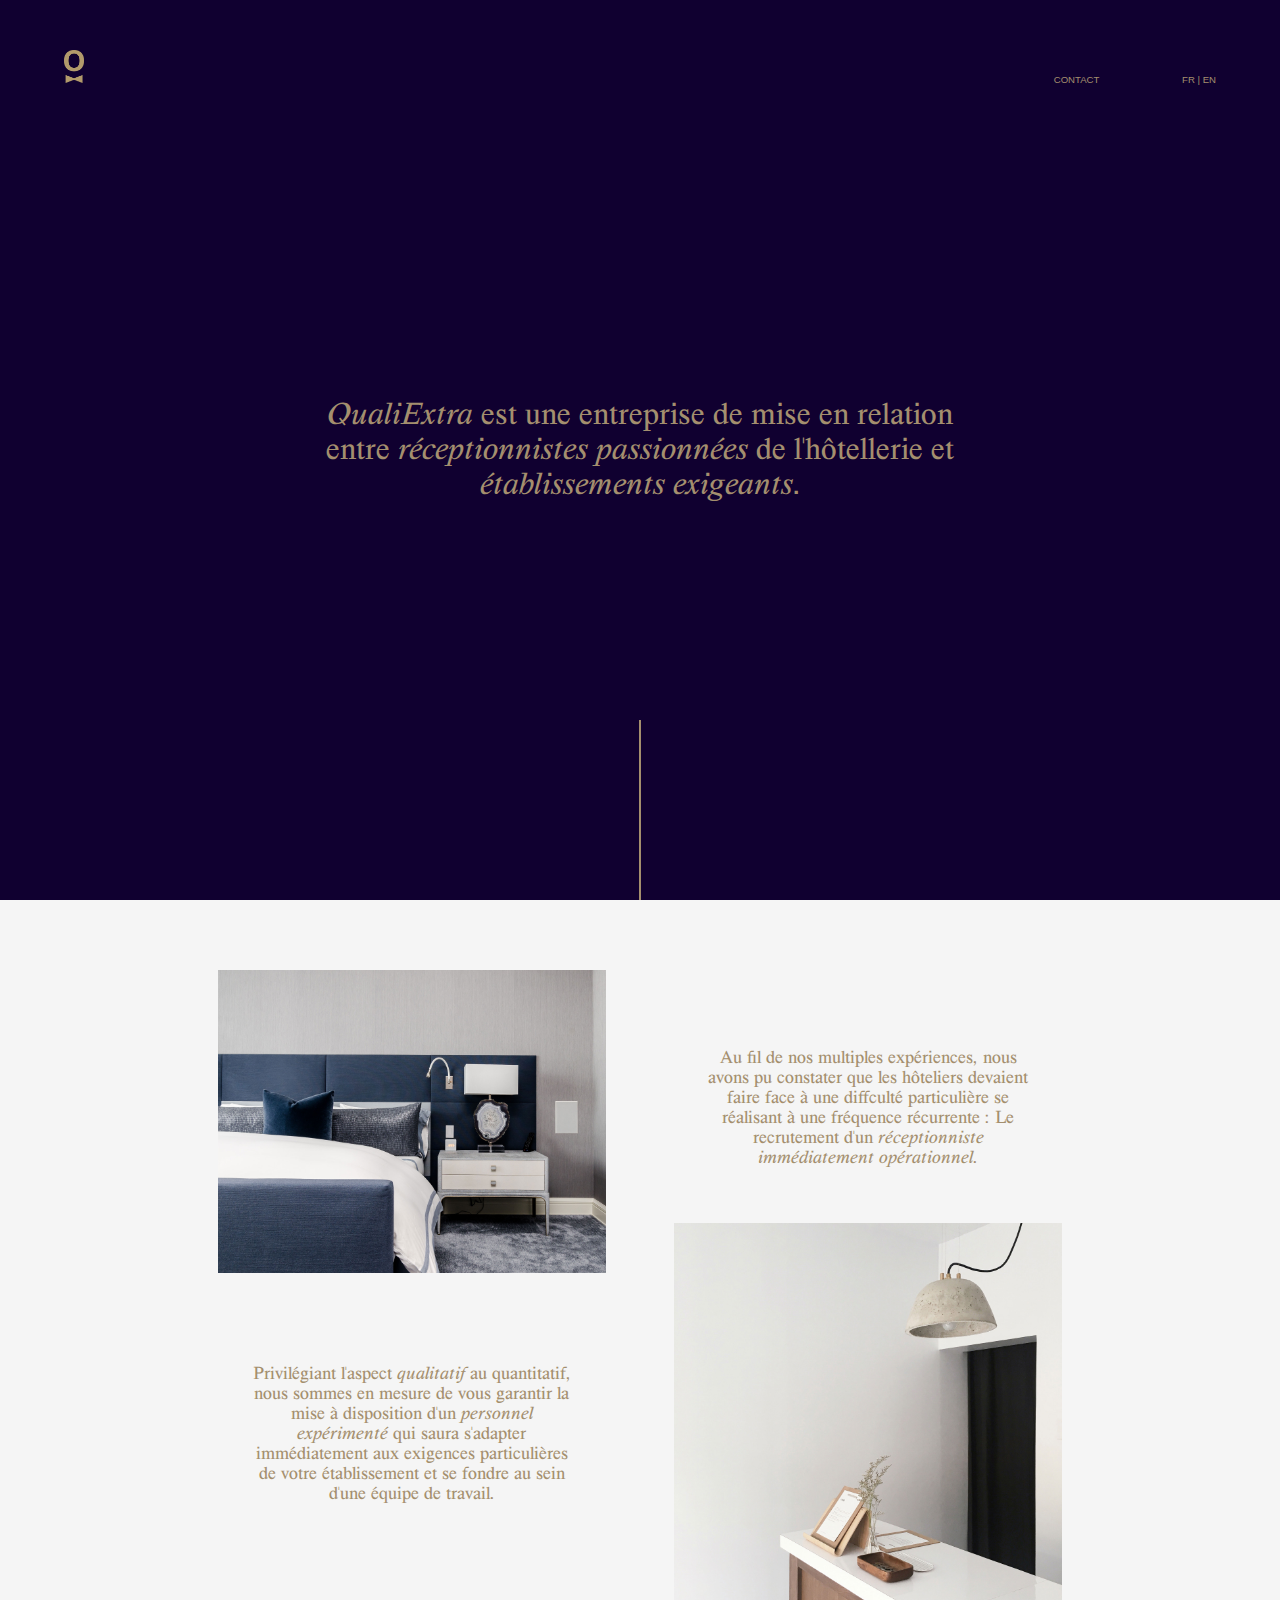
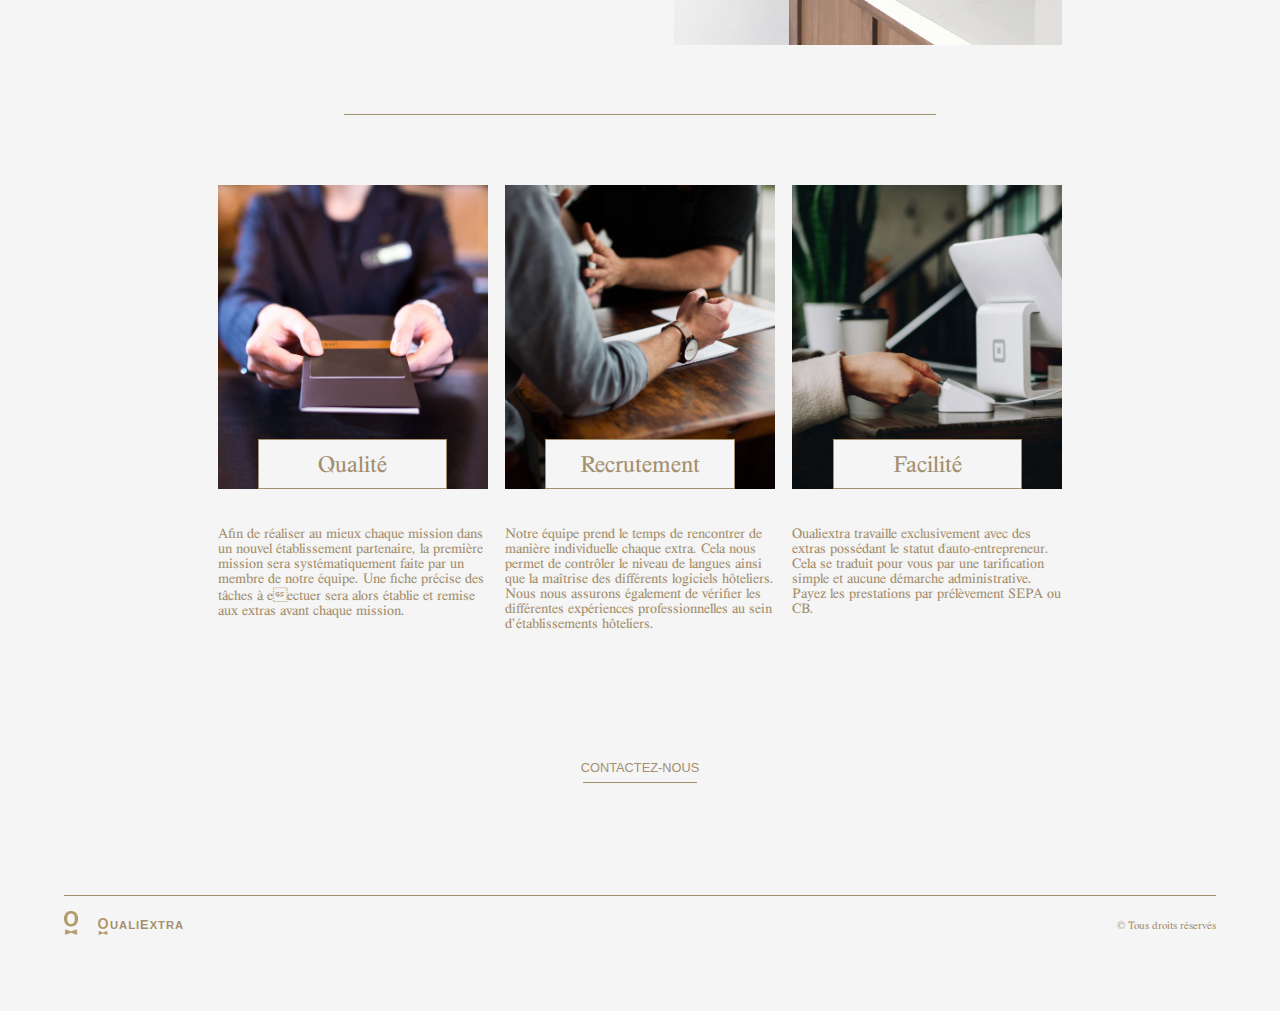
<file: index.html>
<!DOCTYPE html>
<html lang="fr">
  <head>
    <meta charset="UTF-8" />
    <meta name="viewport" content="width=device-width, initial-scale=1.0" />
    <meta http-equiv="X-UA-Compatible" content="ie=edge" />
    <link rel="stylesheet" href="style.css" />
    <title>Document</title>
  </head>
  <body>
    <header role="header">
      <nav role="navigation" class="container">
        <a href="/" class="brand"><img src="img/logonav.png" alt="accueil"/></a>
        <div class="nav-links">
          <ul>
            <li>
              <a href="/contact">contact</a>
            </li>
            <li>
              <a href="#">fr</a>
              <span class="link-separator">|</span>
              <a href="#">en</a>
            </li>
          </ul>
        </div>
      </nav>
      <div class="header-text">
        <p>
          <strong>QualiExtra</strong> est une entreprise de mise en relation
          entre <strong>réceptionnistes passionnées</strong> de l'hôtellerie et
          <strong>établissements exigeants</strong>.
        </p>
      </div>
      <span class="header-line"></span>
    </header>
    <!-- //////// DESCRIPTION SECTION ///////// -->
    <section id="description">
      <div class="content">
        <div class="container container-one">
          <img id="room" class="item" src="img/room.jpg" alt="" />
          <p class="item paragraph">
            Au fil de nos multiples expériences, nous avons pu constater que les
            hôteliers devaient faire face à une diffculté particulière se
            réalisant à une fréquence récurrente : Le recrutement d'un
            <strong>réceptionniste immédiatement opérationnel</strong>.
          </p>
        </div>
        <div class="clearfix"></div>
        <div class="container container-two">
          <p class="item paragraph">
            Privilégiant l'aspect <strong>qualitatif</strong> au quantitatif,
            nous sommes en mesure de vous garantir la mise à disposition d'un
            <strong>personnel expérimenté</strong> qui saura s'adapter
            immédiatement aux exigences particulières de votre établissement et
            se fondre au sein d'une équipe de travail.
          </p>
          <img id="reception" class="item" src="img/reception.jpg" alt="" />
        </div>
        <div class="clearfix"></div>
      </div>
    </section>
    <!-- /////////// SERVICES //////////// -->
    <section id="services">
      <div class="container">
        <div class="service item">
          <figure>
            <img src="img/cle.jpg" alt="" />
            <figcaption>Qualité</figcaption>
          </figure>
          <p>
            Afin de réaliser au mieux chaque mission dans un nouvel
            établissement partenaire, la première mission sera systématiquement
            faite par un membre de notre équipe. Une fiche précise des tâches à
            eectuer sera alors établie et remise aux extras avant chaque
            mission.
          </p>
        </div>
        <div class="service item">
          <figure>
            <img src="img/form.jpg" alt="" />
            <figcaption>Recrutement</figcaption>
          </figure>
          <p>
            Notre équipe prend le temps de rencontrer de manière individuelle
            chaque extra. Cela nous permet de contrôler le niveau de langues
            ainsi que la maîtrise des différents logiciels hôteliers. Nous nous
            assurons également de vérifier les différentes expériences
            professionnelles au sein d’établissements hôteliers.
          </p>
        </div>
        <div class="service item">
          <figure>
            <img src="img/paiement.jpg" alt="" />
            <figcaption>Facilité</figcaption>
          </figure>
          <p>
            Qualiextra travaille exclusivement avec des extras possédant le
            statut d'auto-entrepreneur. Cela se traduit pour vous par une
            tarification simple et aucune démarche administrative. Payez les
            prestations par prélèvement SEPA ou CB.
          </p>
        </div>
      </div>
    </section>
    <section id="contact">
      <div class="content">
        <a href="#" target="_blank">Contactez-nous</a>
      </div>
    </section>
    <footer>
      <div class="container">
        <img class="footer-logo" src="img/logonav.png" alt="accueil" />
        <img class="footer-mini-logo" src="img/logonav.png" alt="accueil" />
        <span class="footer-title"
          >uali<span class="bigger-letter">e</span>xtra</span
        >
        <span class="copyright">&#169 Tous droits réservés</span>
      </div>
    </footer>
  </body>
</html>
</file>
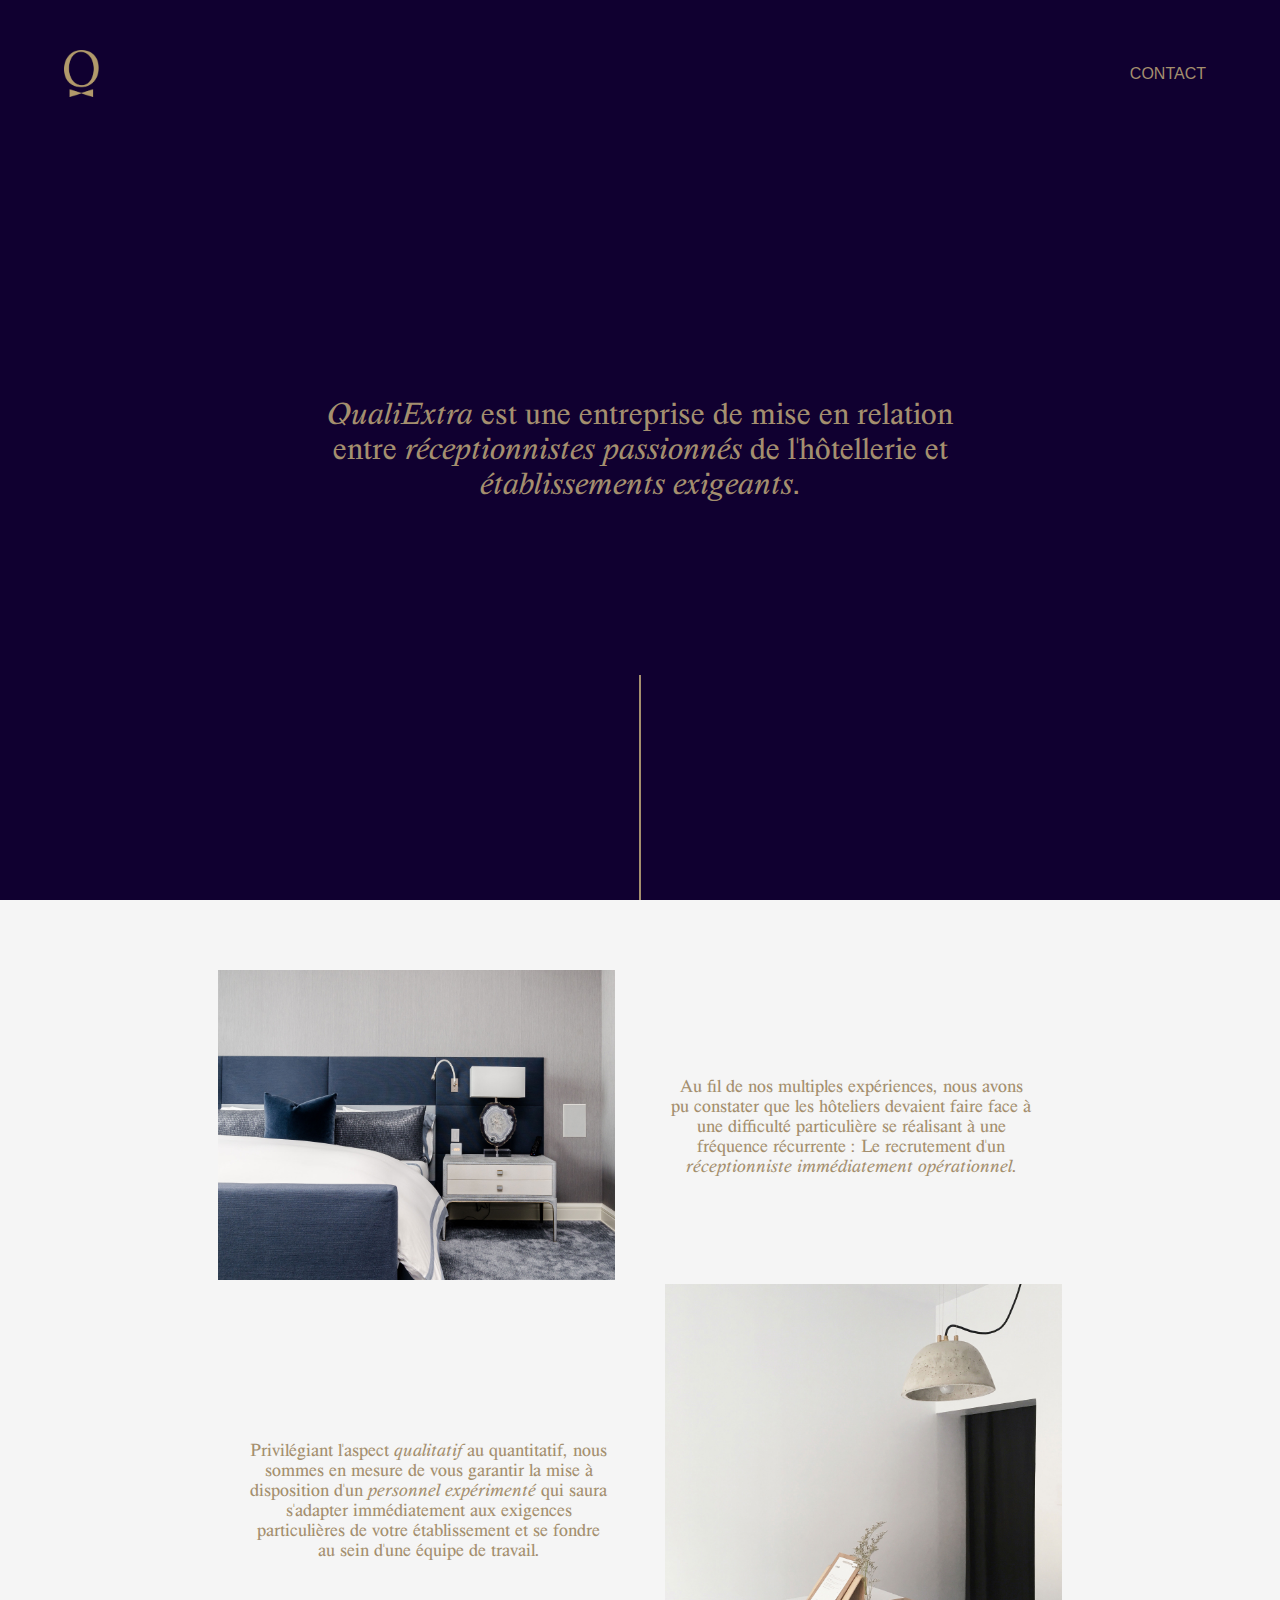
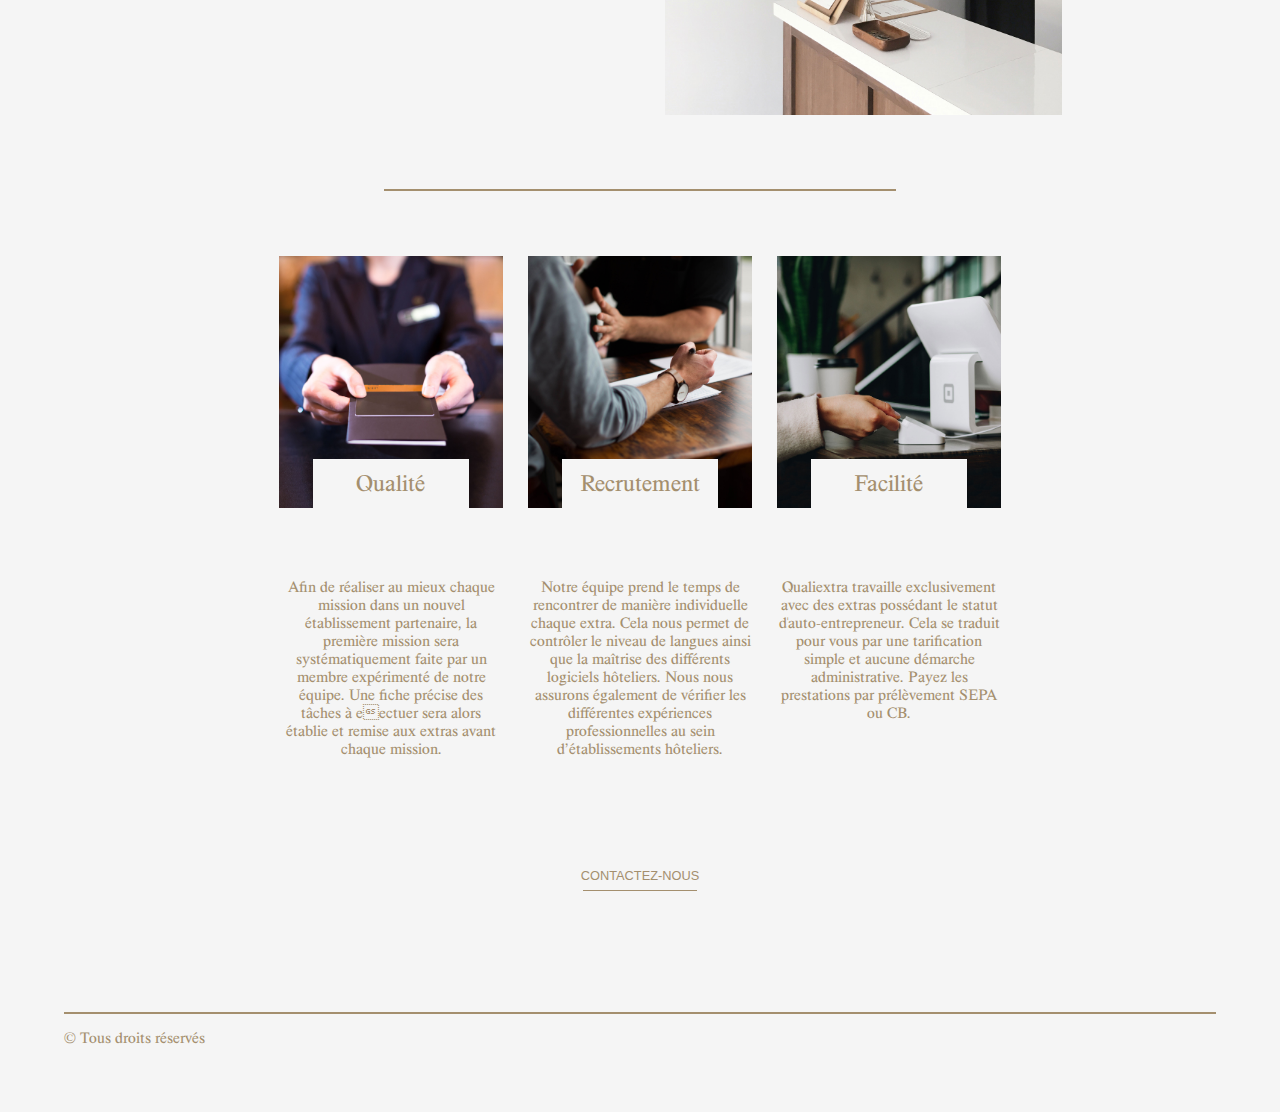
<file: index-Copie.html>
<!DOCTYPE html>
<html lang="fr">
  <head>
    <meta charset="UTF-8" />
    <meta name="viewport" content="width=device-width, initial-scale=1.0" />
    <meta http-equiv="X-UA-Compatible" content="ie=edge" />
    <link rel="stylesheet" href="style-copy.css" />
    <link rel="shortcut icon" href="favicon.ico">

    <title>Qualiextra | Entrerpise de mise en relation specialisée en hôtellerie</title>
    <meta name="description" content="Qualiextra est une entreprise de mise en relation entre récéptionistes passionnés de l'hôtellerie et établissement exigeants">
  </head>
  <body>
    <header role="header">
      <nav role="navigation" class="container">
        <div class="col-11 div-brand-logo">
          <a href="/" class="brand"><img src="img/logo_qualiextra.png" alt="accueil"/></a>
        </div>
        <div class="nav-contact-link col-1">
          <a href="/nous-contacter">CONTACT</a>
        </div>
      </nav>
      <div class="header-text">
        <p>
          <strong>QualiExtra</strong> est une entreprise de mise en relation
          entre <strong>réceptionnistes passionnés</strong> de l'hôtellerie et
          <strong>établissements exigeants</strong>.
        </p>
      </div>
    </header>
    <!-- //////// DESCRIPTION SECTION ///////// -->
    <section id="description">
      <div class="content">
        <div class="row flex-desktop-only">
          <div class="col-6 description-img-1-desktop-only">
            <img id="room" src="img/room.jpg" alt="" />
          </div>
          <div class="col-6 flex-desktop-only paragraph-description-container">
            <p class="item paragraph">
              Au fil de nos multiples expériences, nous avons pu constater que les
              hôteliers devaient faire face à une difficulté particulière se
              réalisant à une fréquence récurrente : Le recrutement d'un
              <strong>réceptionniste immédiatement opérationnel</strong>.
            </p>
          </div>

        </div>
        <div class="clearfix"></div>
        <div class="row column-reverse flex-desktop-only">
          <div class="col-6 paragraph-description-container flex-desktop-only">
            <p class="item paragraph">
              Privilégiant l'aspect <strong>qualitatif</strong> au quantitatif,
              nous sommes en mesure de vous garantir la mise à disposition d'un
              <strong>personnel expérimenté</strong> qui saura s'adapter
              immédiatement aux exigences particulières de votre établissement et
              se fondre au sein d'une équipe de travail.
            </p>
            <hr class="horizontal-gold-bar-responsive">
          </div>
          <div class="col-6 description-img-2-desktop-only">
            <img id="reception" class="item" src="img/reception.jpg" alt="" />
          </div>
          
        </div>
        <div class="clearfix"></div>
      </div>
    </section>

    <hr class="desktop-only desktop-hr-section-separator">
    <!-- /////////// SERVICES //////////// -->
    <section id="services">
      <div class="row key-words-section">
        <div class="col-3 services-block services-block-first">
          <figure>
            <img src="img/cle.jpg" alt="" />
            <figcaption>Qualité</figcaption>
          </figure>
          <p>
            Afin de réaliser au mieux chaque mission dans un nouvel
            établissement partenaire, la première mission sera systématiquement
            faite par un membre expérimenté de notre équipe. Une fiche précise des tâches à
            eectuer sera alors établie et remise aux extras avant chaque
            mission.
          </p>
        </div>
        <div class="col-3 services-block">
          <figure>
            <img src="img/form.jpg" alt="" />
            <figcaption>Recrutement</figcaption>
          </figure>
          <p>
            Notre équipe prend le temps de rencontrer de manière individuelle
            chaque extra. Cela nous permet de contrôler le niveau de langues
            ainsi que la maîtrise des différents logiciels hôteliers. Nous nous
            assurons également de vérifier les différentes expériences
            professionnelles au sein d’établissements hôteliers.
          </p>
        </div>
        <div class="col-3 services-block services-block-last">
          <figure>
            <img src="img/paiement.jpg" alt="" />
            <figcaption>Facilité</figcaption>
          </figure>
          <p>
            Qualiextra travaille exclusivement avec des extras possédant le
            statut d'auto-entrepreneur. Cela se traduit pour vous par une
            tarification simple et aucune démarche administrative. Payez les
            prestations par prélèvement SEPA ou CB.
          </p>
        </div>
      </div>
    </section>
    <section id="slider-section">
      <!-- Slideshow container -->
      <div class="slideshow-container">

        <!-- Full-width images with number and caption text -->
        <div class="mySlides fade">
          <figure>
            <img src="img/cle.jpg" style="width:100%" alt="" />
            <figcaption>Qualité</figcaption>
          </figure>
          <!-- <img src="img/cle.jpg" style="width:100%"> -->
          <div>
              <p>
                Afin de réaliser au mieux chaque mission dans un nouvel
                établissement partenaire, la première mission sera systématiquement
                faite par un membre de notre équipe. Une fiche précise des tâches à
                effectuer sera alors établie et remise aux extras avant chaque
                mission.
              </p>
          </div>
        </div>

        <div class="mySlides fade">
          <figure>
            <img src="img/form.jpg" style="width:100%">
            <figcaption>Recrutement</figcaption>
          </figure>
          <div>
            <p>
              Notre équipe prend le temps de rencontrer de manière individuelle
              chaque extra. Cela nous permet de contrôler le niveau de langues
              ainsi que la maîtrise des différents logiciels hôteliers. Nous nous
              assurons également de vérifier les différentes expériences
              professionnelles au sein d’établissements hôteliers. 
            </p>
          </div>
        </div>

        <div class="mySlides fade">
          <figure>
            <img src="img/paiement.jpg" style="width:100%">
            <figcaption>Facilité</figcaption>
          </figure>
          <div>
            <p>
              Qualiextra travaille exclusivement avec des extras possédant le
              statut d'auto-entrepreneur. Cela se traduit pour vous par une
              tarification simple et aucune démarche administrative. Payez les
              prestations par prélèvement SEPA ou CB.
            </p>
          </div>
        </div>

        <!-- Next and previous buttons -->
        <a class="prev" onclick="plusSlides(-1)">&#10094;</a>
        <a class="next" onclick="plusSlides(1)">&#10095;</a>
      </div>
    </section>
    <section id="contact">
      <div class="content">
        <a href="/nous-contacter" class="contact-us-text">Contactez-nous</a>
      </div>
    </section>
    <footer>
      <hr class="desktop-only hr-footer">
      <div class="container copyright-container">
        <!-- <img class="footer-logo" src="img/logonav.png" alt="accueil" />
        <img class="footer-mini-logo" src="img/logonav.png" alt="accueil" />
        <span class="footer-title"
          >uali<span class="bigger-letter">e</span>xtra</span
        > -->
        <span class="copyright-span">&#169 Tous droits réservés</span>
      </div>
    </footer>
  </body>
  <script>
    var slideIndex = 1;
showSlides(slideIndex);

// Next/previous controls
function plusSlides(n) {
  showSlides(slideIndex += n);
}

// Thumbnail image controls
function currentSlide(n) {
  showSlides(slideIndex = n);
}

function showSlides(n) {
  var i;
  var slides = document.getElementsByClassName("mySlides");
  var dots = document.getElementsByClassName("dot");
  if (n > slides.length) {slideIndex = 1}
  if (n < 1) {slideIndex = slides.length}
  for (i = 0; i < slides.length; i++) {
      slides[i].style.display = "none";
  }
  for (i = 0; i < dots.length; i++) {
      dots[i].className = dots[i].className.replace(" active", "");
  }
  slides[slideIndex-1].style.display = "block";
  dots[slideIndex-1].className += " active";
} 
  </script>
</html>
</file>
<file: style.css>
@font-face {
  font-family: 'happy';
  src: url('font/happy.ttf');
}

/* Déclaration de la police version "italic" */
@font-face {
  font-family: 'happy';
  font-style: italic;
  src: url('font/happy-ita.ttf');
}

/********************* GENERAL **************************/

* {
  box-sizing: border-box;
}
html,
body {
  margin: 0;
  padding: 0;
  font-family: happy, serif;
  color: #a48f6e;
  background-color: #f5f5f5;
}

.container {
  display: flex;
  flex-direction: row;
  align-items: initial;
  justify-content: space-between;
}

h1 {
  font-family: happy;
}

a {
  text-decoration: none;
  color: inherit;
}

strong {
  font-weight: 400;
  font-style: italic;
}

/************************ HEADER ***********************/

header {
  position: relative;
  background-color: #100030;
  height: 100vh;
}

.header-text {
  position: absolute;
  top: 50%;
  padding: 0 25%;
  transform: translateY(-50%);
  font-size: 2rem;
  text-align: center;
}

.header-line {
  position: absolute;
  bottom: 0;
  left: 50%;
  transform: translateX(-50%);
  width: 2px;
  height: 20%;
  background-color: #a48f6e;
}

/************************ NAV **************************/

nav {
  padding: 50px 5% 0;
  font-family: Arial, Helvetica, sans-serif;
  font-size: 0.6rem;
}

nav.container {
  align-items: flex-end;
}

.brand {
  margin-right: auto;
}

.nav-links {
  text-transform: uppercase;
}

nav ul {
  list-style-type: none;
  margin: 0;
  padding: 0;
}

nav li {
  display: inline-block;
  margin-left: 80px;
}

.brand img {
  width: 20px;
}

/********************** DESCRIPTION ********************/

#description {
  padding: 70px 17% 20px;
}

.content {
  position: relative;
}

#room,
#reception,
.paragraph {
  width: 46%;
}

#description p {
  padding: 60px 30px;
  font-size: 1.15rem;
  text-align: center;
}

.container-two {
  position: relative;
  top: -50px;
  align-items: center;
}

#description .content:after {
  position: absolute;
  bottom: -20px;
  left: 15%;
  content: '';
  width: 70%;
  border-bottom: solid 1px #a48f6e;
}

/************************* SERVICES *************************/

#services {
  padding: 70px 17% 0;
}

.service {
  width: 32%;
}

figure,
figure img {
  width: 100%;
  margin: 0;
}

figcaption {
  height: 50px;
  line-height: 50px;
  width: 70%;
  margin: 0 auto;
  font-size: 1.5rem;
  text-align: center;
  background-color: #f5f5f5;
  border: 1px solid #a48f6e;
}

.service p {
  position: relative;
  bottom: 30px;
}

figcaption {
  position: relative;
  bottom: 54px;
}

.service p {
  font-size: 0.9rem;
}

/*************************** CONTACT *************************/

#contact .content {
  padding: 82px 0 120px;
  text-align: center;
}

#contact .content:after {
  display: inline-block;
  content: '';
  position: absolute;
  bottom: 0;
  left: 5%;
  width: 90%;
  border-bottom: solid 1px #a48f6e;
}

#contact a {
  position: relative;
  font-family: Arial, Helvetica, sans-serif;
  font-size: 0.8rem;
  text-transform: uppercase;
  color: #a48f6e;
}

#contact a:after {
  display: inline-block;
  content: '';
  position: absolute;
  bottom: -8px;
  left: 2%;
  width: 96%;
  border-bottom: solid 1px #a48f6e;
}

/****************************** FOOTER ***************************/

footer {
  height: 100px;
  padding: 0px 5%;
}

footer .container {
  align-items: flex-end;
  margin-top: 15px;
}

footer .container * {
  display: inline-block;
}

.footer-logo {
  width: 14px;
}

.footer-mini-logo {
  margin-left: 20px;
  width: 10px;
}

.footer-title {
  position: relative;
  bottom: 3px;
  left: 2px;
  font-family: Arial, Helvetica, sans-serif;
  font-weight: 800;
  font-size: 0.7rem;
  letter-spacing: 1px;
  text-transform: uppercase;
}

.bigger-letter {
  font-size: 0.8rem;
}

.copyright {
  position: relative;
  bottom: 3px;
  margin-left: auto;
  font-size: 0.7rem;
}
</file>
<file: style-copy.css>
@font-face {
    font-family: 'happy';
    src: url('font/happy.ttf');
  }
  
  /* Déclaration de la police version "italic" */
  @font-face {
    font-family: 'happy';
    font-style: italic;
    src: url('font/happy-ita.ttf');
  }
  
  /********************* GENERAL **************************/
  
  * {
    box-sizing: border-box;
  }
  
  .row::after {
    content: "";
    clear: both;
    display: table;
  }
  
  [class*="col-"] {
    float: left;
  }

  html,
  body {
    margin: 0;
    padding: 0;
    font-family: happy, serif;
    color: #a48f6e;
    background-color: #f5f5f5;
  }
  
  h1 {
    font-family: happy;
  }
  
  a {
    text-decoration: none;
    color: inherit;
  }
  
  strong {
    font-weight: 400;
    font-style: italic;
  }
  
  /************************ HEADER ***********************/
  
  header {
    position: relative;
    background-color: #100030;
    height: 100vh;
  }

  header::after {
    content: "";
    position: absolute;
    z-index: 0;
    top: 75%;
    bottom: 0;
    left: 50%;
    border-left: 2px solid #a48f6e;
    transform: translate(-50%);
}


  .header-text {
    position: absolute;
    top: 50%;
    padding: 0 25%;
    transform: translateY(-50%);
    font-size: 2rem;
    text-align: center;
  }
  
  .header-line {
    position: absolute;
    bottom: 0;
    left: 50%;
    transform: translateX(-50%);
    width: 2px;
    height: 20%;
    background-color: #a48f6e;
  }
  
  /************************ NAV **************************/
  
  nav {
    padding: 50px 5% 0;
    font-family: Arial, Helvetica, sans-serif;
    font-size: 0.6rem;
  }
  
  nav.container {
    align-items: flex-end;
  }
  
  .brand {
    margin-right: auto;
  }
  
  .nav-links {
    text-transform: uppercase;
  }
  
  nav ul {
    list-style-type: none;
    margin: 0;
    padding: 0;
  }
  
  nav li {
    display: inline-block;
    margin-left: 80px;
  }
  
  .brand img {
    width: 20px;
  }
  
  /********************** DESCRIPTION ********************/

  #description {
    padding: 70px 17% 20px;
  }

  #description img
  {
    width: 100%;
  }
  
  #description p {
    padding: 60px 30px;
    font-size: 1.15rem;
    text-align: center;
  }
  
  .container-two {
    position: relative;
    top: -50px;
    align-items: center;
  }
  
  #description .content:after {
    position: absolute;
    bottom: -20px;
    left: 15%;
    content: '';
    width: 70%;
  }

  .horizontal-gold-bar-responsive
  {
    display: none;
  }

  /************************** SEPARATOR ***********************/
  .desktop-hr-section-separator
  {
    width: 40%;
    color: #a48f6e;
    margin-top: 50px;
    margin-bottom: 65px;
    border: 1px solid;
    background: #a48f6e;
  }

  /************************* SERVICES *************************/
  .services-block-first
  {
    margin-right: 25px;
  }

  .services-block-last
  {
    margin-left: 25px;
  }

  figure,
  figure img {
    width: 100%;
    margin: 0;
  }
  
  figcaption {
    height: 50px;
    line-height: 50px;
    width: 70%;
    margin: 0 auto;
    font-size: 1.5rem;
    text-align: center;
    background-color: #f5f5f5;
  }
  
  .service p {
    position: relative;
    bottom: 30px;
  }
  
  figcaption {
    position: relative;
    bottom: 53px;
    color: #a48f6e;
  }
  
  .service p {
    font-size: 0.9rem;
  }

  .key-words-section {
    display: flex;
    justify-content: center;
    flex-wrap: wrap;
    width: 70%;
    margin: 10px auto;
    position: relative;
    text-align:center;
  }
  
  /*************************** CONTACT *************************/
  
  #contact .content {
    padding: 82px 0 120px;
    text-align: center;
  }
  
  #contact .content:after {
    display: inline-block;
    content: '';
    position: absolute;
    bottom: 0;
    left: 5%;
    width: 90%;
  }
  
  #contact a {
    position: relative;
    font-family: Arial, Helvetica, sans-serif;
    font-size: 0.8rem;
    text-transform: uppercase;
    color: #a48f6e;
  }
  
  #contact a:after {
    display: inline-block;
    content: '';
    position: absolute;
    bottom: -8px;
    left: 2%;
    width: 96%;
    border-bottom: solid 1px #a48f6e;
  }
  
  /****************************** FOOTER ***************************/
  
  footer {
    height: 100px;
    padding: 0px 5%;
  }
  
  footer .container {
    align-items: flex-end;
    margin-top: 15px;
  }
  
  footer .container * {
    display: inline-block;
  }
  
  .footer-logo {
    width: 14px;
  }
  
  .footer-mini-logo {
    margin-left: 20px;
    width: 10px;
  }
  
  .footer-title {
    position: relative;
    bottom: 3px;
    left: 2px;
    font-family: Arial, Helvetica, sans-serif;
    font-weight: 800;
    font-size: 0.7rem;
    letter-spacing: 1px;
    text-transform: uppercase;
  }
  
  .bigger-letter {
    font-size: 0.8rem;
  }
  
  .copyright {
    position: relative;
    bottom: 3px;
    margin-left: auto;
    font-size: 0.7rem;
  }

/*****************************SLIDER****************************/

/* Slideshow container */
.slideshow-container {
  padding: 20px 17% 20px;
  max-width: 1000px;
  position: relative;
  margin: auto;
  background-color: #a48f6e;
  color: white;
  margin-top: 50px;
  margin-right: 20px;
  margin-left: 20px;
}

/* Hide the images by default */
.mySlides {
  display: none;
}

/* Next & previous buttons */
.prev, .next {
  cursor: pointer;
  position: absolute;
  top: 50%;
  width: auto;
  margin-top: -22px;
  padding-right: 16px;
  padding-left: 16px;
  padding-bottom: 10px;
  padding-top: 10px;
  color: white;
  font-weight: 100;
  font-size: 18px;
  transition: 0.6s ease;
  user-select: none;
  background-color: #100030;
}

/* Position the "next button" to the right */
.next {
  right: -11px;
}

.prev {
  left: -11px;
}

/* Caption text */
.text {
  color: #f2f2f2;
  font-size: 15px;
  padding: 8px 12px;
  position: absolute;
  bottom: 8px;
  width: 100%;
  text-align: center;
}

/* Number text (1/3 etc) */
.numbertext {
  color: #f2f2f2;
  font-size: 12px;
  padding: 8px 12px;
  position: absolute;
  top: 0;
}

/* The dots/bullets/indicators */
.dot {
  cursor: pointer;
  height: 15px;
  width: 15px;
  margin: 0 2px;
  background-color: #bbb;
  border-radius: 50%;
  display: inline-block;
  transition: background-color 0.6s ease;
}

.active, .dot:hover {
  background-color: #717171;
}

/* Fading animation */
.fade {
  -webkit-animation-name: fade;
  -webkit-animation-duration: 1.5s;
  animation-name: fade;
  animation-duration: 1.5s;
}

@-webkit-keyframes fade {
  from {opacity: .4}
  to {opacity: 1}
}

@keyframes fade {
  from {opacity: .4}
  to {opacity: 1}
}

  /* RESPONSIVE */

  .row::after {
    content: "";
    clear: both;
    display: table;
  }
  
/* For mobile phones: */
[class*="col-"] {
  width: 100%;
}


/** Desktop only**/
@media only screen and (min-width: 901px) {

  .flex-desktop-only
  {
    display: flex;
  }

  .brand img
  {
    width: 35px;
  }

  .nav-contact-link
  {
    font-size: 1rem;
    height: 50px;
    text-align: center;
    justify-items: center;
    justify-content: center;
    padding-top: 15px;    
  }

  .description-img-1-desktop-only
  {
    padding-right: 25px;
  }

  .description-img-2-desktop-only
  {
    padding-left: 25px;
  }

  .paragraph-description-container
  {
    display: flex;
    align-items: center;
    justify-content: center;
  }

  .hr-footer
  {
    border:#a48f6e solid 1px;
    background: #a48f6e;
  }
}

/** Media query for mobile. Window size max is 900px **/
@media only screen and (max-width: 900px) {
  
  .desktop-only{
    display: none;
  }

  header
  {
    height: 50vh;
  }

  .header-text {
    position: absolute;
    top: 50%;
    padding: 0 15px;
    transform: translateY(-50%);
    font-size: 1.3rem;
    text-align: center;
  }

  header::after {
    display: none;
  }

  nav{
    display: flex;
    flex-direction: row;
    align-items: center;
    justify-content: center;
  }

  .div-brand-logo{
    flex:11;
  }

  .nav-contact-link
  {
    height: 100%;
    align-items: stretch;
    position: relative;
    flex: 1;
    display: flex;        
  }

  #services{
    display: none;
  }

  #description{
    padding: 15px 15px;
    margin: 10px;
  }

  #description p{
    margin-top: 15px;
  }

  .mySlides p{
    font-size: 1.15rem;
    text-align: center;
  }

  .column-reverse
  {
    display: flex;
    flex-direction: column-reverse;
  }

  .horizontal-gold-bar-responsive
  {
    display: block;
    color: #a48f6e;
    border: 1px solid #a48f6e;
    background: #a48f6e;
  }

  .copyright-container{
    text-align: center;
  }

  #contact .content{
    padding-top: 40px;
    padding-bottom: 60px;
  }
}

@media only screen and (min-width: 900px) {
  /* For desktop: */
  .col-1 {width: 8.33%;}
  .col-2 {width: 16.66%;}
  .col-3 {width: 25%;}
  .col-4 {width: 33.33%;}
  .col-5 {width: 41.66%;}
  .col-6 {width: 50%;}
  .col-7 {width: 58.33%;}
  .col-8 {width: 66.66%;}
  .col-9 {width: 75%;}
  .col-10 {width: 83.33%;}
  .col-11 {width: 91.66%;}
  .col-12 {width: 100%;}

  #slider-section{
    display: none;
  }
}
</file>
